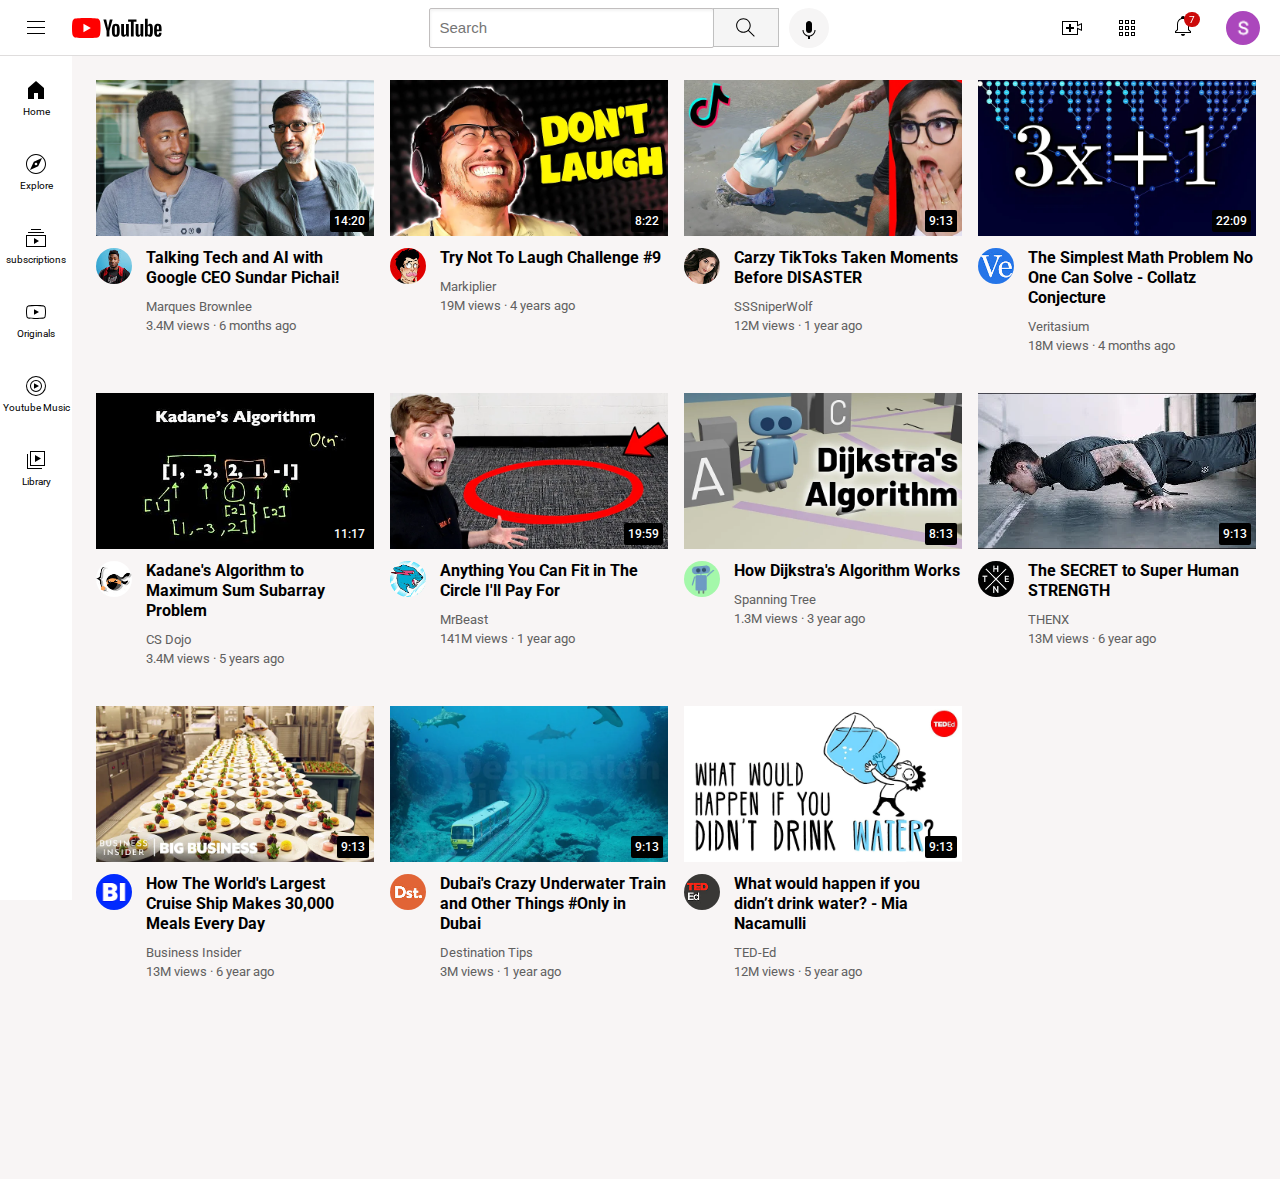
<file: index.html>
<!DOCTYPE html>
<html>
  <head>
   <title> youtube.com Clone</title> 
   <meta name="viewport" content="width=device-width, initial-scale=1.0">
   <meta charset="UTF-8"/>

   <link rel="stylesheet" href="styles/general.css">
   <link rel="stylesheet" href="styles/header.css">
   <link rel="stylesheet" href="styles/video.css">
   <link rel="stylesheet" href="styles/sidebar.css">

   <link rel="preconnect" href="https://fonts.googleapis.com"> 
<link rel="preconnect" href="https://fonts.gstatic.com" crossorigin>
<link href="https://fonts.googleapis.com/css2?family=Roboto:wght@400;500;700&display=swap" rel="stylesheet">
  </head>
 <body>

   <header class="header">
    <div class="left-section">
     <img class="hamburger-icon" src="icons/hamburger-menu.svg">
    <img class="yt-logo" src="icons/youtube-logo.svg">
    </div>
 

    <div class="mid-section">
      <input class="search-bar" type="text"  placeholder="Search">
      <button class="search-button">
      <img class="search-icon" src="icons/search.svg">
      <div>Search</div>
      </button>
     <button class="voice-search-button">
      <img class="voice-icon" src="icons/voice-search-icon.svg"> 
      <div>Search with your voice</div>
      </button>
    </div>

    <div class="right-section">

      <div class="upload-icon-container">
        <img class="upload-icon" src="icons/upload.svg" >    
        <div>Create</div> 
      </div>

      <div class="youtube-apps-icon-container">       
      <img class="app-icon" src="icons/youtube-apps.svg">  
        <div>Youtube apps</div> 
      </div>
     
      <div class="notification-icon-count">
        <img class="notification-icon" src="icons/notifications.svg">
        <div class="notifications-count">7</div>
        <div class="tool-tip">Notifications</div>
      </div>

      <img class="profile-icon" src="icons/unnamed.png">
    
    </div>
  </header>

   <nav class="sidebar">
    <div class=sidebar-icon>
      <img src="icons/home.svg">
      <div>Home</div>
    </div> 
    <div class=sidebar-icon>
      <img src="icons/explore.svg">
      <div>Explore</div>
    </div> 
    <div class=sidebar-icon>
      <img src="icons/subscriptions.svg">
      <div>subscriptions</div>
    </div> 
    <div class=sidebar-icon>
      <img src="icons/originals.svg">
      <div>Originals</div>    
    </div> 
    <div class=sidebar-icon>
      <img src="icons/youtube-music.svg">
      <div>Youtube Music</div> 
    </div> 
    <div class=sidebar-icon>
      <img src="icons/library.svg">
      <div>Library</div>
    </div> 

  </nav>

<main>
  <section class="video-grid">
    <div class="video-preview">
  
      <div class="yt-thumbnails">
        <a href="https://www.youtube.com/watch?v=n2RNcPRtAiY">
          <img class="thumbnail" src="thumbnails/thumbnail-1.webp">
          </a>
          <div class="video-time">14:20</div>
      </div>
  
      <div class="video-info-grid">
         <div  class="channel-pfp">
         
          <img class="pfp" src="pfp/channel-1.jpeg">
  
         </div>
         
          <div class="video-title">
           <p class="title">
            Talking Tech and AI with Google CEO Sundar Pichai!
           </p>
           <p class="youtuber">
            Marques Brownlee
           </p>
           <p class="views">
            3.4M views &#183; 6 months ago
           </p>
          </div>
    </div>
  </div>
  
  <div class="video-preview">
  
    <div class="yt-thumbnails">
      <a href="https://www.youtube.com/watch?v=mP0RAo9SKZk">
        <img class="thumbnail"src="thumbnails/thumbnail-2.webp">
    </a>
        <div class="video-time">8:22</div>
    </div>
  
    <div class="video-info-grid">
       <div class="channel-pfp">
        <img class="pfp" src="pfp/channel-2.jpeg">
       </div>
       
        <div  class="video-title">
         <p class="title">
          Try Not To Laugh Challenge #9
          <p class="youtuber">
            Markiplier
           </p>
           <p class="views">
            19M views &#183; 4 years ago
           </p>
        </div>
  </div>
  </div>
  
  <div class="video-preview">
  
    <div class="yt-thumbnails">
      <a href="https://www.youtube.com/watch?v=FgjPQQeTh1w">
        <img class="thumbnail" src="thumbnails/thumbnail-3.webp">
      </a>
        <div class="video-time">9:13</div>
    </div>
  
    <div class="video-info-grid">
       <div  class="channel-pfp">
        <img class="pfp" src="pfp/channel-3.jpeg">
    </div>
       
        <div class="video-title">
         <p class="title">
          Carzy TikToks Taken Moments Before DISASTER
         </p>
         <p class="youtuber">
          SSSniperWolf
         </p>
         <p class="views">
          12M views &#183; 1 year ago
         </p>
        </div>
  </div>
  </div>
  <div class="video-preview">
  
  <div class="yt-thumbnails">
    <a href="https://www.youtube.com/watch?v=094y1Z2wpJg">
      <img class="thumbnail"  src="thumbnails/thumbnail-4.webp">
  </a>
      <div class="video-time">22:09</div>
  </div>
  
  <div class="video-info-grid">
     <div class="channel-pfp">
      <img class="pfp" src="pfp/channel-4.jpeg">
     </div>
     
      <div  class="video-title">
       <p class="title">
        The Simplest Math Problem No One Can Solve - Collatz Conjecture
        <p class="youtuber">
          Veritasium
         </p>
         <p class="views">
          18M views &#183; 4 months ago
         </p>
      </div>
  </div>
  </div>
  
  <div class="video-preview">
  
    <div class="yt-thumbnails">
      <a href="https://www.youtube.com/watch?v=86CQq3pKSUw">
        <img class="thumbnail" src="thumbnails/thumbnail-5.webp">
  </a>
        <div class="video-time">11:17</div>
    </div>
  
    <div class="video-info-grid">
       <div  class="channel-pfp">
        <img class="pfp" src="pfp/channel-5.jpeg">
  
       </div>
       
        <div class="video-title">
         <p class="title">
          Kadane's Algorithm to Maximum Sum Subarray Problem
         </p>
         <p class="youtuber">
          CS Dojo
         </p>
         <p class="views">
          3.4M views &#183; 5 years ago
         </p>
        </div>
  </div>
  </div>
  
  <div class="video-preview">
  
  <div class="yt-thumbnails">
    <a href="https://www.youtube.com/watch?v=yXWw0_UfSFg">
      <img class="thumbnail"src="thumbnails/thumbnail-6.webp">
      </a>
      <div class="video-time">19:59</div>
  </div>
  
  <div class="video-info-grid">
     <div class="channel-pfp">
      <img class="pfp" src="pfp/channel-6.jpeg">
     </div>
     
      <div  class="video-title">
       <p class="title">
        Anything You Can Fit in The Circle I'll Pay For
        <p class="youtuber">
          MrBeast
         </p>
         <p class="views">
          141M views &#183; 1 year ago
         </p>
      </div>
  </div>
  </div>

  <div class="video-preview">
  
    <div class="yt-thumbnails">
      <a href="https://www.youtube.com/watch?v=EFg3u_E6eHU">
        <img class="thumbnail" src="thumbnails/hq720.webp">
      </a>
        <div class="video-time">8:13</div>
    </div>
  
    <div class="video-info-grid">
       <div  class="channel-pfp">
        <img class="pfp" src="pfp/channels4_profile.jpg">
    </div>
       
        <div class="video-title">
         <p class="title">
          How Dijkstra's Algorithm Works
         </p>
         <p class="youtuber">
          Spanning Tree
         </p>
         <p class="views">
          1.3M views &#183; 3 year ago
         </p>
        </div>
  </div>
  </div>

  <div class="video-preview">
  
    <div class="yt-thumbnails">
      <a href="https://www.youtube.com/watch?v=ixmxO">
        <img class="thumbnail" src="thumbnails/thumbnail-9.webp">
      </a>
        <div class="video-time">9:13</div>
    </div>
  
    <div class="video-info-grid">
       <div  class="channel-pfp">
        <img class="pfp" src="pfp/channel-9.jpeg">
    </div>
       
        <div class="video-title">
         <p class="title">
          The SECRET to Super Human STRENGTH
         </p>
         <p class="youtuber">
          THENX
         </p>
         <p class="views">
          13M views &#183; 6 year ago
         </p>
        </div>
  </div>
  </div>

  <div class="video-preview">
  
    <div class="yt-thumbnails">
      <a href="https://www.youtube.com/watch?v=R2vXbFp5C9o">
        <img class="thumbnail" src="thumbnails/thumbnail-10.webp">
      </a>
        <div class="video-time">9:13</div>
    </div>
  
    <div class="video-info-grid">
       <div  class="channel-pfp">
        <img class="pfp" src="pfp/channels4_profile (2).jpg">
    </div>
       
        <div class="video-title">
         <p class="title">
          How The World's Largest Cruise Ship Makes 30,000 Meals Every Day
         </p>
         <p class="youtuber">
          Business Insider
         </p>
         <p class="views">
          13M views &#183; 6 year ago
         </p>
        </div>
  </div>
  </div>

  <div class="video-preview">
  
    <div class="yt-thumbnails">
      <a href="https://www.youtube.com/watch?v=R2vXbFp5C9o">
        <img class="thumbnail" src="thumbnails/thumbnail-11.webp">
      </a>
        <div class="video-time">9:13</div>
    </div>
  
    <div class="video-info-grid">
       <div  class="channel-pfp">
        <img class="pfp" src="pfp/channel-11.jpeg">
    </div>
       
        <div class="video-title">
         <p class="title">
          Dubai's Crazy Underwater Train and Other Things #Only in Dubai
         </p>
         <p class="youtuber">
          Destination Tips
         </p>
         <p class="views">
          3M views &#183; 1 year ago
         </p>
        </div>
  </div>
  </div>

  <div class="video-preview">
  
    <div class="yt-thumbnails">
      <a href="https://www.youtube.com/watch?v=9iMGFqMmUFs">
        <img class="thumbnail" src="thumbnails/thumbnail-12.webp">
      </a>
        <div class="video-time">9:13</div>
    </div>
  
    <div class="video-info-grid">
       <div  class="channel-pfp">
        <img class="pfp" src="pfp/channel-12.jpeg">
    </div>
       
        <div class="video-title">
         <p class="title">
          What would happen if you didn’t drink water? - Mia Nacamulli
         </p>
         <p class="youtuber">
          TED-Ed
         </p>
         <p class="views">
          12M views &#183; 5 year ago
         </p>
        </div>
  </div>
  </div>



</section>
</main>

</body>
</html>
</file>
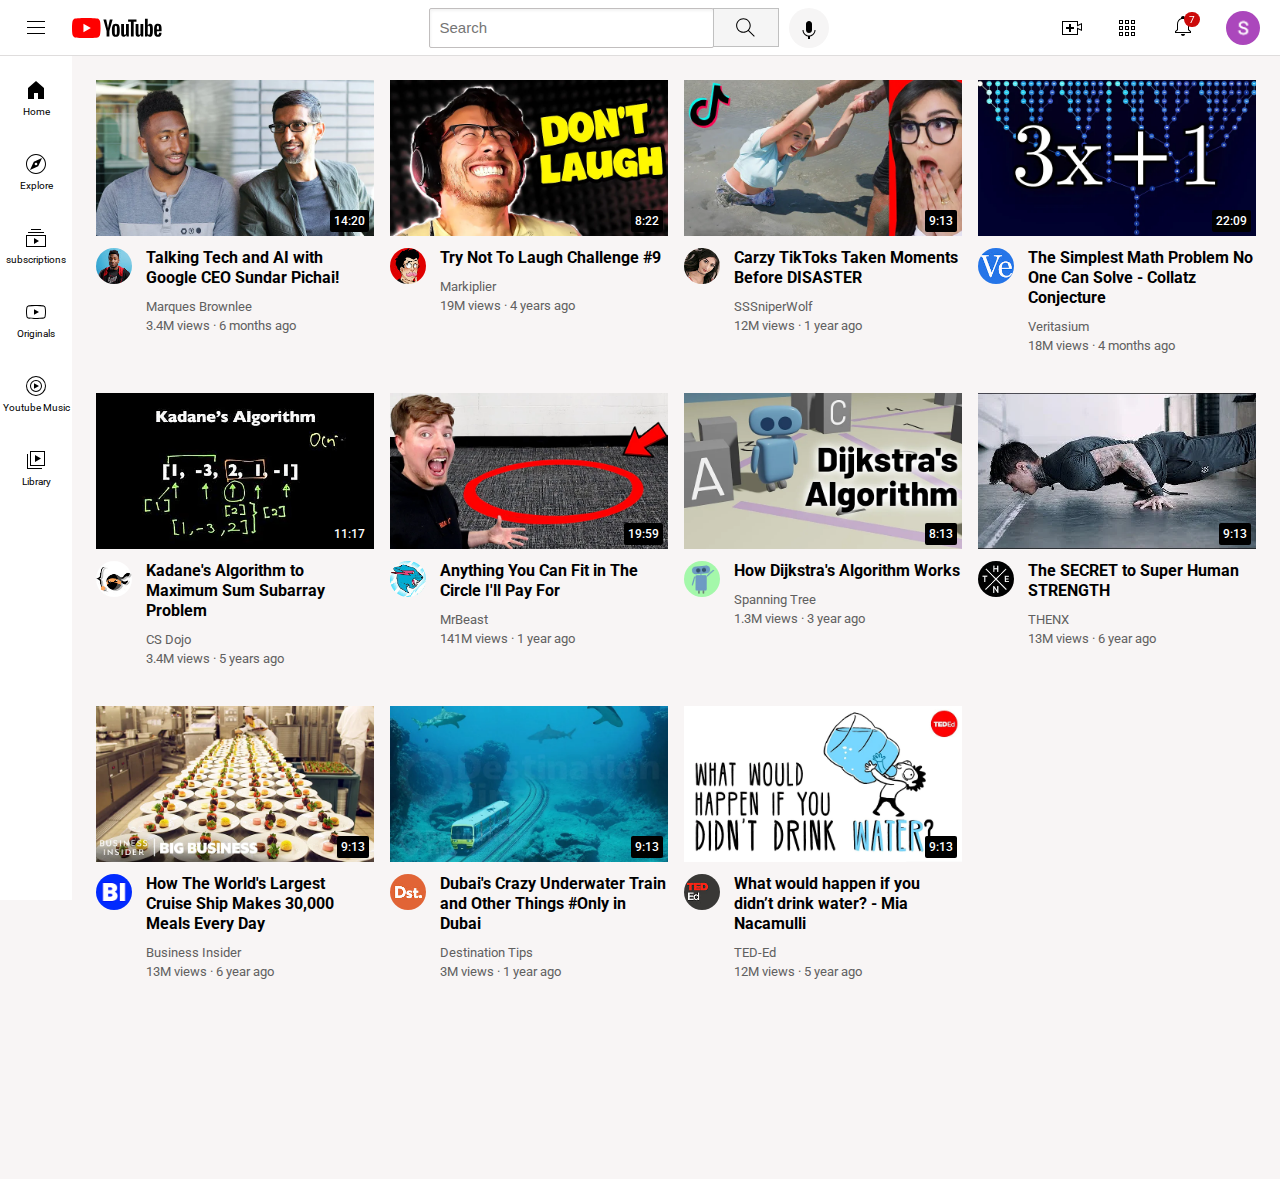
<file: youtube.html>
<!DOCTYPE html>
<html>
  <head>
   <title> YouTube.com clone</title> 
   <meta name="viewport" content="width=device-width, initial-scale=1.0">
   <meta charset="UTF-8"/>

   <link rel="stylesheet" href="styles/general.css">
   <link rel="stylesheet" href="styles/header.css">
   <link rel="stylesheet" href="styles/video.css">
   <link rel="stylesheet" href="styles/sidebar.css">

   <link rel="preconnect" href="https://fonts.googleapis.com"> 
<link rel="preconnect" href="https://fonts.gstatic.com" crossorigin>
<link href="https://fonts.googleapis.com/css2?family=Roboto:wght@400;500;700&display=swap" rel="stylesheet">
  </head>
 <body>

   <header class="header">
    <div class="left-section">
     <img class="hamburger-icon" src="icons/hamburger-menu.svg">
    <img class="yt-logo" src="icons/youtube-logo.svg">
    </div>
 

    <div class="mid-section">
      <input class="search-bar" type="text"  placeholder="Search">
      <button class="search-button">
      <img class="search-icon" src="icons/search.svg">
      <div>Search</div>
      </button>
     <button class="voice-search-button">
      <img class="voice-icon" src="icons/voice-search-icon.svg"> 
      <div>Search with your voice</div>
      </button>
    </div>

    <div class="right-section">

      <div class="upload-icon-container">
        <img class="upload-icon" src="icons/upload.svg" >    
        <div>Create</div> 
      </div>

      <div class="youtube-apps-icon-container">       
      <img class="app-icon" src="icons/youtube-apps.svg">  
        <div>Youtube apps</div> 
      </div>
     
      <div class="notification-icon-count">
        <img class="notification-icon" src="icons/notifications.svg">
        <div class="notifications-count">7</div>
        <div class="tool-tip">Notifications</div>
      </div>

      <img class="profile-icon" src="icons/unnamed.png">
    
    </div>
  </header>

   <nav class="sidebar">
    <div class=sidebar-icon>
      <img src="icons/home.svg">
      <div>Home</div>
    </div> 
    <div class=sidebar-icon>
      <img src="icons/explore.svg">
      <div>Explore</div>
    </div> 
    <div class=sidebar-icon>
      <img src="icons/subscriptions.svg">
      <div>subscriptions</div>
    </div> 
    <div class=sidebar-icon>
      <img src="icons/originals.svg">
      <div>Originals</div>    
    </div> 
    <div class=sidebar-icon>
      <img src="icons/youtube-music.svg">
      <div>Youtube Music</div> 
    </div> 
    <div class=sidebar-icon>
      <img src="icons/library.svg">
      <div>Library</div>
    </div> 

  </nav>

<main>
  <section class="video-grid">
    <div class="video-preview">
  
      <div class="yt-thumbnails">
        <a href="https://www.youtube.com/watch?v=n2RNcPRtAiY">
          <img class="thumbnail" src="thumbnails/thumbnail-1.webp">
          </a>
          <div class="video-time">14:20</div>
      </div>
  
      <div class="video-info-grid">
         <div  class="channel-pfp">
         
          <img class="pfp" src="pfp/channel-1.jpeg">
  
         </div>
         
          <div class="video-title">
           <p class="title">
            Talking Tech and AI with Google CEO Sundar Pichai!
           </p>
           <p class="youtuber">
            Marques Brownlee
           </p>
           <p class="views">
            3.4M views &#183; 6 months ago
           </p>
          </div>
    </div>
  </div>
  
  <div class="video-preview">
  
    <div class="yt-thumbnails">
      <a href="https://www.youtube.com/watch?v=mP0RAo9SKZk">
        <img class="thumbnail"src="thumbnails/thumbnail-2.webp">
    </a>
        <div class="video-time">8:22</div>
    </div>
  
    <div class="video-info-grid">
       <div class="channel-pfp">
        <img class="pfp" src="pfp/channel-2.jpeg">
       </div>
       
        <div  class="video-title">
         <p class="title">
          Try Not To Laugh Challenge #9
          <p class="youtuber">
            Markiplier
           </p>
           <p class="views">
            19M views &#183; 4 years ago
           </p>
        </div>
  </div>
  </div>
  
  <div class="video-preview">
  
    <div class="yt-thumbnails">
      <a href="https://www.youtube.com/watch?v=FgjPQQeTh1w">
        <img class="thumbnail" src="thumbnails/thumbnail-3.webp">
      </a>
        <div class="video-time">9:13</div>
    </div>
  
    <div class="video-info-grid">
       <div  class="channel-pfp">
        <img class="pfp" src="pfp/channel-3.jpeg">
    </div>
       
        <div class="video-title">
         <p class="title">
          Carzy TikToks Taken Moments Before DISASTER
         </p>
         <p class="youtuber">
          SSSniperWolf
         </p>
         <p class="views">
          12M views &#183; 1 year ago
         </p>
        </div>
  </div>
  </div>
  <div class="video-preview">
  
  <div class="yt-thumbnails">
    <a href="https://www.youtube.com/watch?v=094y1Z2wpJg">
      <img class="thumbnail"  src="thumbnails/thumbnail-4.webp">
  </a>
      <div class="video-time">22:09</div>
  </div>
  
  <div class="video-info-grid">
     <div class="channel-pfp">
      <img class="pfp" src="pfp/channel-4.jpeg">
     </div>
     
      <div  class="video-title">
       <p class="title">
        The Simplest Math Problem No One Can Solve - Collatz Conjecture
        <p class="youtuber">
          Veritasium
         </p>
         <p class="views">
          18M views &#183; 4 months ago
         </p>
      </div>
  </div>
  </div>
  
  <div class="video-preview">
  
    <div class="yt-thumbnails">
      <a href="https://www.youtube.com/watch?v=86CQq3pKSUw">
        <img class="thumbnail" src="thumbnails/thumbnail-5.webp">
  </a>
        <div class="video-time">11:17</div>
    </div>
  
    <div class="video-info-grid">
       <div  class="channel-pfp">
        <img class="pfp" src="pfp/channel-5.jpeg">
  
       </div>
       
        <div class="video-title">
         <p class="title">
          Kadane's Algorithm to Maximum Sum Subarray Problem
         </p>
         <p class="youtuber">
          CS Dojo
         </p>
         <p class="views">
          3.4M views &#183; 5 years ago
         </p>
        </div>
  </div>
  </div>
  
  <div class="video-preview">
  
  <div class="yt-thumbnails">
    <a href="https://www.youtube.com/watch?v=yXWw0_UfSFg">
      <img class="thumbnail"src="thumbnails/thumbnail-6.webp">
      </a>
      <div class="video-time">19:59</div>
  </div>
  
  <div class="video-info-grid">
     <div class="channel-pfp">
      <img class="pfp" src="pfp/channel-6.jpeg">
     </div>
     
      <div  class="video-title">
       <p class="title">
        Anything You Can Fit in The Circle I'll Pay For
        <p class="youtuber">
          MrBeast
         </p>
         <p class="views">
          141M views &#183; 1 year ago
         </p>
      </div>
  </div>
  </div>

  <div class="video-preview">
  
    <div class="yt-thumbnails">
      <a href="https://www.youtube.com/watch?v=EFg3u_E6eHU">
        <img class="thumbnail" src="thumbnails/hq720.webp">
      </a>
        <div class="video-time">8:13</div>
    </div>
  
    <div class="video-info-grid">
       <div  class="channel-pfp">
        <img class="pfp" src="pfp/channels4_profile.jpg">
    </div>
       
        <div class="video-title">
         <p class="title">
          How Dijkstra's Algorithm Works
         </p>
         <p class="youtuber">
          Spanning Tree
         </p>
         <p class="views">
          1.3M views &#183; 3 year ago
         </p>
        </div>
  </div>
  </div>

  <div class="video-preview">
  
    <div class="yt-thumbnails">
      <a href="https://www.youtube.com/watch?v=ixmxO">
        <img class="thumbnail" src="thumbnails/thumbnail-9.webp">
      </a>
        <div class="video-time">9:13</div>
    </div>
  
    <div class="video-info-grid">
       <div  class="channel-pfp">
        <img class="pfp" src="pfp/channel-9.jpeg">
    </div>
       
        <div class="video-title">
         <p class="title">
          The SECRET to Super Human STRENGTH
         </p>
         <p class="youtuber">
          THENX
         </p>
         <p class="views">
          13M views &#183; 6 year ago
         </p>
        </div>
  </div>
  </div>

  <div class="video-preview">
  
    <div class="yt-thumbnails">
      <a href="https://www.youtube.com/watch?v=R2vXbFp5C9o">
        <img class="thumbnail" src="thumbnails/thumbnail-10.webp">
      </a>
        <div class="video-time">9:13</div>
    </div>
  
    <div class="video-info-grid">
       <div  class="channel-pfp">
        <img class="pfp" src="pfp/channels4_profile (2).jpg">
    </div>
       
        <div class="video-title">
         <p class="title">
          How The World's Largest Cruise Ship Makes 30,000 Meals Every Day
         </p>
         <p class="youtuber">
          Business Insider
         </p>
         <p class="views">
          13M views &#183; 6 year ago
         </p>
        </div>
  </div>
  </div>

  <div class="video-preview">
  
    <div class="yt-thumbnails">
      <a href="https://www.youtube.com/watch?v=R2vXbFp5C9o">
        <img class="thumbnail" src="thumbnails/thumbnail-11.webp">
      </a>
        <div class="video-time">9:13</div>
    </div>
  
    <div class="video-info-grid">
       <div  class="channel-pfp">
        <img class="pfp" src="pfp/channel-11.jpeg">
    </div>
       
        <div class="video-title">
         <p class="title">
          Dubai's Crazy Underwater Train and Other Things #Only in Dubai
         </p>
         <p class="youtuber">
          Destination Tips
         </p>
         <p class="views">
          3M views &#183; 1 year ago
         </p>
        </div>
  </div>
  </div>

  <div class="video-preview">
  
    <div class="yt-thumbnails">
      <a href="https://www.youtube.com/watch?v=9iMGFqMmUFs">
        <img class="thumbnail" src="thumbnails/thumbnail-12.webp">
      </a>
        <div class="video-time">9:13</div>
    </div>
  
    <div class="video-info-grid">
       <div  class="channel-pfp">
        <img class="pfp" src="pfp/channel-12.jpeg">
    </div>
       
        <div class="video-title">
         <p class="title">
          What would happen if you didn’t drink water? - Mia Nacamulli
         </p>
         <p class="youtuber">
          TED-Ed
         </p>
         <p class="views">
          12M views &#183; 5 year ago
         </p>
        </div>
  </div>
  </div>



</section>
</main>

</body>
</html>
</file>
<file: styles/general.css>
p{
  margin-top:0;
  margin-bottom:0;
}

body{
  font-family: Roboto, Arial;
  margin:0; 
  padding-top:80px;
  padding-left:96px; 
  padding-right:24px;
  margin-bottom: 200px;
  background-color: rgb(248, 245, 245);
}
</file>
<file: styles/header.css>
.header {
  display: flex;
  height: 55px;
  justify-content: space-between;
  position: fixed;
  top: 0;
  left: 0;
  right: 0;
  background-color: white;
  border-bottom-width: 1px;
  border-bottom-style: solid;
  border-bottom-color: rgb(223, 221, 221);
  z-index: 1000;
}

.left-section {
  align-items: center;
  display: flex;
}

.mid-section {
  flex: 1;
  margin-left: 70px;
  margin-right: 35px;
  max-width: 400px;
  display: flex;
  align-items: center;
}

.right-section {
  width: 180px;
  display: flex;
  align-items: center;
  width: 200px;
  justify-content: space-between;
  margin-right: 20px;
  flex-shrink: 0;
}

.hamburger-icon {
  margin-left: 24px;
  margin-right: 24px;
  height: 24px;
}

.yt-logo {
  height: 20px;
}

.search-button {
  height: 39px;
  width: 66px;
  border-width: 1px;
  border-color: rgb(192, 192, 192);
  border-style: solid;
  background-color: white;
  background-color: rgb(245, 245, 245);
  margin-left: -1px;
  margin-right: 10px;
  transition: background-color 0.15s;
}

.search-button,
.voice-search-button,
.upload-icon-container,
.youtube-apps-icon-container,
.notification-icon-title {
  position: relative;
  display: flex;
  justify-content: center;
  align-items: center;
}

.search-button div,
.voice-search-button div,
.upload-icon-container div,
.youtube-apps-icon-container div,
.tool-tip {
  position: absolute;
  background-color: rgb(116, 114, 114);
  color: white;
  padding-top: 4px;
  padding-bottom: 4px;
  padding-left: 8px;
  padding-right: 8px;
  border-radius: 2px;
  font-size: 12px;
  bottom: -35px;
  opacity: 0;
  transition: opacity 0.15s;
  pointer-events: none;
  white-space: nowrap;
}

.search-button:hover div,
.voice-search-button:hover div,
.upload-icon-container:hover div,
.youtube-apps-icon-container:hover div,
.notification-icon-count:hover .tool-tip {
  opacity: 1;
}

.search-button:hover {
  background-color: rgb(238, 238, 238);
}

.search-icon {
  height: 25px;
}

.voice-search-button {
  border: none;
  height: 40px;
  width: 40px;
  border-radius: 20px;
  background-color: rgb(246, 245, 245);
}

.voice-icon {
  height: 24px;
  margin-top: 4px;
}

.search-bar {
  height: 36px;
  width: 0;
  padding-left: 10px;
  flex: 1;
  font-size: 15px;
  border: 1px solid rgb(193, 190, 190);
  border-radius: 2px;
  box-shadow: inset 1px 2px 3px rgba(0, 0, 0, 0.05);
}

.search-bar:active {
  border-color: rgb(46, 115, 219);
}

.search-bar::placeholder {
  font-family: Arial;
}

.upload-icon {
  height: 24px;
}

.app-icon {
  height: 24px;
}

.notification-icon {
  height: 24px;
}

.profile-icon {
  border-radius: 50px;
  width: 34px;
}

.notification-icon-count {
  position: relative;
}

.notifications-count {
  position: absolute;
  background-color: rgb(204, 10, 10);
  color: white;
  top: -2px;
  right: -5px;
  padding-right: 5px;
  padding-left: 5px;
  padding-bottom: 2px;
  padding-top: 2px;
  border-radius: 12px;
  font-size: 10px;
}
</file>
<file: styles/video.css>
.video-grid{
display:grid;
grid-template-columns: repeat(auto-fit, minmax(200px, 1fr));
column-gap:16px;
row-gap:40px;
overflow-x: hidden;

}

@media (max-width: 750px){
  .video-grid {
    grid-template-columns: 1fr 1fr;
  }
}

@media (min-width: 750px) and (max-width: 999px) {
  .video-grid {
    grid-template-columns: 1fr 1fr 1fr;
  }
}

@media (min-width:1000px){
  .video-grid{
  grid-template-columns: 1fr 1fr 1fr 1fr;
  }
}

.thumbnail{
 width: 100%;
}

.yt-thumbnails{
margin-bottom:8px;
position:relative;
}

.video-info-grid{
display:grid;
grid-template-columns: 50px 1fr ;
}


.channel-pfp {
width:50px;
}

.video-title{
width:100%;
}

.pfp{
width:36px;
border-radius: 35px; 
}

.title{
font-weight: bold;
line-height: 20px;
margin-top:0;
margin-bottom:10px;

}

.youtuber,.views{
font-size: 13px;
color:rgb(96,96,96);
}

.youtuber{
margin-top:11px;
margin-bottom:4px;
}

.video-time{
  font-size:12px;
  font-weight:500;
  position:absolute;
  background-color: black;
  color:white;
  right:5px;
  bottom:8px;
  padding: 4px;
  border-radius: 2px;
}
</file>
<file: styles/sidebar.css>
.sidebar{
  position:fixed;
  left:0;
  bottom:0;
  top:55px;
  background-color: white;
width:72px;
padding-top:5px; 
}

.sidebar-icon{
  height:74px;
  display:flex; 
  flex-direction: column;
  justify-content:center;
  align-items:center; 
  cursor: pointer;
}  

.sidebar-icon:hover{
  background-color: rgb(249, 247, 247);
}

.sidebar-icon img{
  height:24px;
  margin-bottom:4px;
}

.sidebar-icon div{
  font-size:10px;
}
</file>
